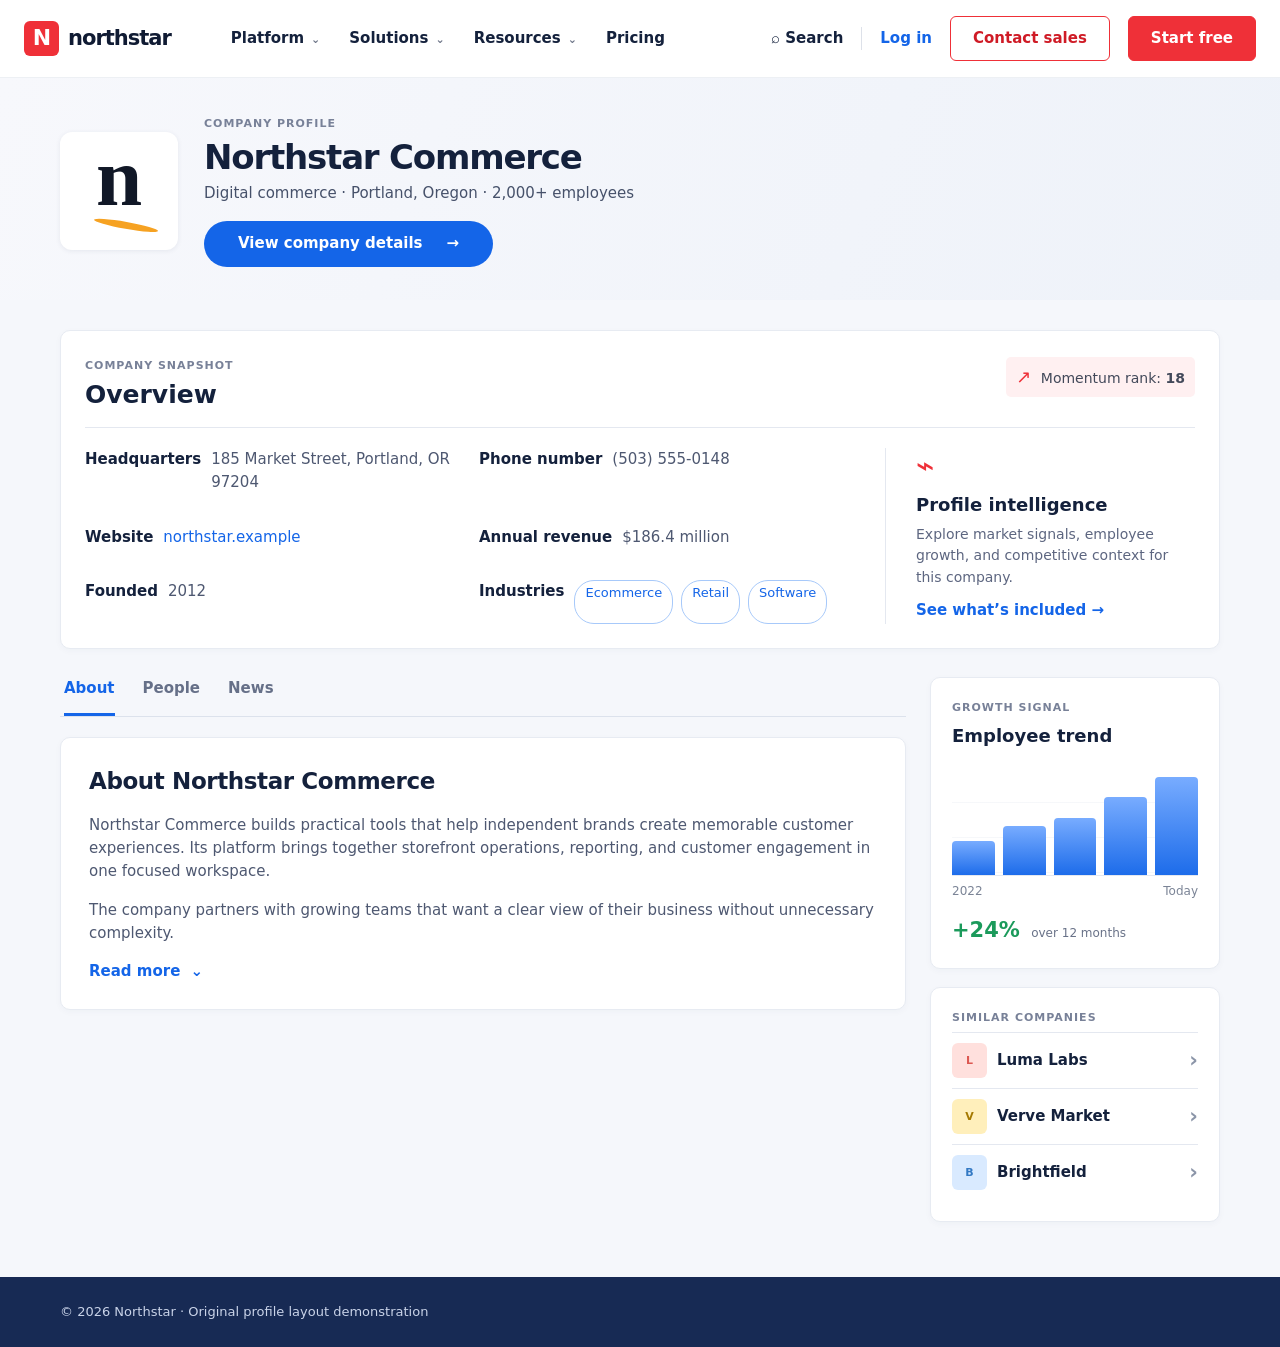
<file: index.html>
<!doctype html>
<html lang="en">
<head>
  <meta charset="utf-8">
  <meta name="viewport" content="width=device-width, initial-scale=1">
  <title>Northstar Company Profile</title>
  <link rel="stylesheet" href="profile.css">
</head>
<body>
  <header class="site-header">
    <a class="brand" href="#top" aria-label="Northstar home"><span class="brand-mark">N</span><span>northstar</span></a>
    <button class="menu-toggle" aria-expanded="false" aria-controls="main-nav">Menu <span></span></button>
    <nav id="main-nav" class="nav-links" aria-label="Primary navigation">
      <a href="#overview">Platform</a><a href="#overview">Solutions</a><a href="#people">Resources</a><a href="#news">Pricing</a>
    </nav>
    <div class="header-actions"><a href="#overview" class="search-link">⌕ Search</a><a href="#overview" class="login-link">Log in</a><a class="outline-button" href="#overview">Contact sales</a><a class="solid-button" href="#overview">Start free</a></div>
  </header>

  <main id="top">
    <section class="hero"><div class="shell company-intro">
      <div class="company-logo" aria-label="Placeholder company logo"><span>n</span><i></i></div>
      <div><p class="eyebrow">COMPANY PROFILE</p><h1>Northstar Commerce</h1><p class="company-meta">Digital commerce · Portland, Oregon · 2,000+ employees</p><a class="profile-cta" href="#overview">View company details <span>→</span></a></div>
    </div></section>

    <div class="shell page-layout">
      <section id="overview" class="profile-card" aria-labelledby="overview-title">
        <div class="card-heading"><div><p class="eyebrow">COMPANY SNAPSHOT</p><h2 id="overview-title">Overview</h2></div><div class="rank-badge"><span>↗</span> Momentum rank: <strong>18</strong></div></div>
        <div class="overview-grid">
          <dl class="fact-list">
            <div><dt>Headquarters</dt><dd>185 Market Street, Portland, OR 97204</dd></div>
            <div><dt>Phone number</dt><dd>(503) 555-0148</dd></div>
            <div><dt>Website</dt><dd><a href="#overview">northstar.example</a></dd></div>
            <div><dt>Annual revenue</dt><dd>$186.4 million</dd></div>
            <div><dt>Founded</dt><dd>2012</dd></div>
            <div><dt>Industries</dt><dd class="chips"><a href="#overview">Ecommerce</a><a href="#overview">Retail</a><a href="#overview">Software</a></dd></div>
          </dl>
          <aside class="signal-panel"><div class="signal-icon">⌁</div><h3>Profile intelligence</h3><p>Explore market signals, employee growth, and competitive context for this company.</p><button class="text-button" data-modal-open>See what’s included <span>→</span></button></aside>
        </div>
      </section>

      <div class="content-grid"><section class="content-main">
        <nav class="tabs" aria-label="Company profile sections" role="tablist"><button role="tab" aria-selected="true" data-tab="about">About</button><button role="tab" aria-selected="false" data-tab="people">People</button><button role="tab" aria-selected="false" data-tab="news">News</button></nav>
        <article class="detail-card tab-panel active" id="about" role="tabpanel"><h2>About Northstar Commerce</h2><p>Northstar Commerce builds practical tools that help independent brands create memorable customer experiences. Its platform brings together storefront operations, reporting, and customer engagement in one focused workspace.</p><p>The company partners with growing teams that want a clear view of their business without unnecessary complexity.</p><button class="expand-button" aria-expanded="false" data-expand="about-more">Read more <span>⌄</span></button><div id="about-more" class="expand-content"><p>With distributed teams across North America, Northstar supports thousands of merchants in bringing thoughtful products to market.</p></div></article>
        <article class="detail-card tab-panel" id="people" role="tabpanel"><h2>Employee directory</h2><p>Browse representative departments and leadership roles across the organization.</p><div class="people-grid"><div><span class="avatar">AR</span><strong>Avery Reed</strong><small>Chief Executive Officer</small></div><div><span class="avatar violet">KM</span><strong>Kai Morgan</strong><small>VP, Customer Experience</small></div><div><span class="avatar teal">SL</span><strong>Sam Lee</strong><small>Director, Operations</small></div></div></article>
        <article class="detail-card tab-panel" id="news" role="tabpanel"><h2>Recent company news</h2><div class="news-item"><span>JUL 14</span><div><h3>Northstar introduces a streamlined reporting suite</h3><p>A new product update gives teams a simpler path from daily metrics to decisions.</p></div></div><div class="news-item"><span>JUN 02</span><div><h3>Company opens a new customer collaboration hub</h3><p>The new space brings support, research, and community programs together.</p></div></div></article>
      </section>
      <aside class="right-rail"><section class="rail-card"><p class="eyebrow">GROWTH SIGNAL</p><h3>Employee trend</h3><div class="chart" aria-label="Employee growth chart"><i></i><i></i><i></i><i></i><i></i></div><div class="chart-labels"><span>2022</span><span>Today</span></div><strong class="trend">+24% <small>over 12 months</small></strong></section><section class="rail-card"><p class="eyebrow">SIMILAR COMPANIES</p><a href="#overview"><span class="mini-logo coral">L</span> Luma Labs <b>›</b></a><a href="#overview"><span class="mini-logo yellow">V</span> Verve Market <b>›</b></a><a href="#overview"><span class="mini-logo blue">B</span> Brightfield <b>›</b></a></section></aside></div>
    </div>
  </main>
  <footer><div class="shell">© 2026 Northstar · Original profile layout demonstration</div></footer>
  <div class="modal" role="dialog" aria-modal="true" aria-labelledby="modal-title" hidden><div class="modal-backdrop" data-modal-close></div><div class="modal-box"><button class="modal-close" aria-label="Close" data-modal-close>×</button><p class="eyebrow">PROFILE INTELLIGENCE</p><h2 id="modal-title">Make every account conversation count</h2><p>Get a clear look at company structure, growth signals, and key contacts with a complete company profile.</p><a href="#overview" class="solid-button" data-modal-close>Explore the platform</a></div></div>
  <script src="profile.js"></script>
</body></html>
</file>
<file: profile.css>
:root{--ink:#14213c;--muted:#5d6680;--line:#e4e8f0;--paper:#fff;--cloud:#f5f7fb;--blue:#1465e8;--red:#ef3038;--navy:#192c59}*{box-sizing:border-box}html{scroll-behavior:smooth}body{margin:0;background:var(--cloud);color:var(--ink);font-family:Inter,ui-sans-serif,system-ui,-apple-system,BlinkMacSystemFont,"Segoe UI",sans-serif;font-size:15px;line-height:1.55}.shell{width:min(1160px,calc(100% - 48px));margin:auto}.site-header{height:78px;padding:0 max(24px,calc((100% - 1370px)/2));background:#fff;display:flex;align-items:center;gap:32px;border-bottom:1px solid #edf0f4;position:relative;z-index:5}.brand{display:flex;align-items:center;gap:9px;color:#101b33;text-decoration:none;font-weight:750;font-size:21px;letter-spacing:-1px}.brand-mark{display:grid;place-items:center;width:35px;height:35px;border-radius:6px;background:var(--red);color:#fff;font-weight:900;font-size:22px}.nav-links{display:flex;align-items:center;gap:29px;margin-left:28px}.nav-links a,.header-actions a{color:var(--ink);text-decoration:none;font-weight:550}.nav-links a:after{content:"⌄";font-size:11px;margin-left:7px;color:#6c7487}.nav-links a:nth-child(4):after{content:""}.header-actions{display:flex;align-items:center;gap:18px;margin-left:auto;white-space:nowrap}.search-link{padding-right:18px;border-right:1px solid #dde1e9}.login-link{color:var(--blue)!important}.outline-button,.solid-button{display:inline-flex;align-items:center;justify-content:center;border-radius:6px;padding:10px 22px;font-weight:700!important}.outline-button{border:1px solid var(--red);color:#cf1b26!important}.solid-button{background:var(--red);color:#fff!important;border:1px solid var(--red)}.menu-toggle{display:none}.hero{padding:37px 0 33px;background:linear-gradient(110deg,#f7f8fc,#eef2f9)}.company-intro{display:flex;gap:26px;align-items:center}.company-logo{width:118px;height:118px;background:#fff;border-radius:12px;box-shadow:0 1px 5px #24355615;display:grid;place-items:center;overflow:hidden}.company-logo span{color:#111827;font-family:Georgia,serif;font-size:83px;font-weight:bold;line-height:1;transform:translateY(-3px)}.company-logo i{width:65px;height:7px;border-radius:50%;background:#f6a222;transform:rotate(10deg) translate(4px,-15px)}h1,h2,h3,p{margin-top:0}h1{font-size:34px;line-height:1.15;letter-spacing:-1.2px;margin-bottom:5px;font-weight:650}.company-meta{margin:0 0 16px;color:#46516a}.eyebrow{font-size:11px;letter-spacing:1px;font-weight:800;color:#788198;margin-bottom:6px}.profile-cta{background:var(--blue);color:#fff;text-decoration:none;padding:11px 34px;border-radius:24px;display:inline-flex;gap:24px;align-items:center;font-weight:700}.page-layout{padding:30px 0 55px}.profile-card,.detail-card,.rail-card{background:var(--paper);border:1px solid #e7ebf2;border-radius:10px;box-shadow:0 2px 7px #20345b08}.profile-card{padding:26px 24px 24px}.card-heading{display:flex;justify-content:space-between;align-items:start;border-bottom:1px solid var(--line);padding-bottom:17px}.card-heading h2{font-size:25px;line-height:1.2;margin:0}.rank-badge{border-radius:5px;padding:6px 10px;background:#fff0f1;color:#43495a;font-size:14px}.rank-badge span{color:var(--red);font-size:18px;margin-right:5px}.overview-grid{display:grid;grid-template-columns:minmax(0,1fr) 310px;gap:40px;padding-top:20px}.fact-list{margin:0;display:grid;grid-template-columns:1fr 1fr;gap:14px 28px}.fact-list div{display:flex;gap:10px;min-width:0}.fact-list dt{font-weight:750;white-space:nowrap}.fact-list dd{margin:0;color:#4e5871;overflow-wrap:anywhere}.fact-list a{color:var(--blue);text-decoration:none}.chips{display:flex;gap:8px;flex-wrap:wrap}.chips a{border:1px solid #a7c9fa;border-radius:20px;padding:2px 10px;font-size:13px}.signal-panel{border-left:1px solid var(--line);padding:2px 0 2px 30px}.signal-icon{color:var(--red);font-size:31px;line-height:1;margin-bottom:10px}.signal-panel h3{font-size:18px;margin-bottom:5px}.signal-panel p{font-size:14px;color:var(--muted);margin-bottom:10px}.text-button,.expand-button{border:0;background:none;padding:0;color:var(--blue);font:inherit;font-weight:750;cursor:pointer}.content-grid{display:grid;grid-template-columns:minmax(0,1fr) 290px;gap:24px;margin-top:28px}.tabs{display:flex;gap:28px;border-bottom:1px solid #dce2ec;padding:0 4px}.tabs button{border:0;background:none;padding:0 0 13px;color:#667088;font:inherit;font-weight:700;cursor:pointer;border-bottom:3px solid transparent}.tabs button[aria-selected="true"]{color:var(--blue);border-color:var(--blue)}.detail-card{margin-top:20px;padding:26px 28px}.detail-card h2{font-size:23px;letter-spacing:-.4px;margin-bottom:14px}.detail-card p{color:#4e5871}.expand-content{display:none;padding-top:2px}.expand-content.open{display:block}.expand-button span{display:inline-block;margin-left:5px}.people-grid{display:grid;grid-template-columns:repeat(3,1fr);gap:12px}.people-grid>div{border:1px solid var(--line);border-radius:8px;padding:15px;display:grid;gap:4px}.avatar,.mini-logo{width:35px;height:35px;display:grid;place-items:center;border-radius:50%;background:#ffdfd1;color:#d55d30;font-size:11px;font-weight:800;margin-bottom:4px}.avatar.violet{background:#e3dcff;color:#6551ca}.avatar.teal{background:#cff3ee;color:#188378}.people-grid small{color:var(--muted)}.tab-panel{display:none}.tab-panel.active{display:block}.news-item{display:flex;gap:17px;border-top:1px solid var(--line);padding:16px 0}.news-item span{font-size:11px;color:var(--red);font-weight:800;white-space:nowrap}.news-item h3{font-size:16px;margin-bottom:3px}.news-item p{font-size:14px;margin:0}.right-rail{display:grid;align-content:start;gap:18px}.rail-card{padding:21px}.rail-card h3{font-size:18px;margin-bottom:18px}.chart{height:108px;display:flex;gap:8px;align-items:end;border-bottom:1px solid var(--line);background:repeating-linear-gradient(to bottom,transparent 0,transparent 34px,#edf0f5 35px)}.chart i{width:100%;background:linear-gradient(#78acff,#1d6cea);border-radius:4px 4px 0 0}.chart i:nth-child(1){height:32%}.chart i:nth-child(2){height:46%}.chart i:nth-child(3){height:53%}.chart i:nth-child(4){height:73%}.chart i:nth-child(5){height:91%}.chart-labels{display:flex;justify-content:space-between;color:#7b8496;font-size:12px;margin:6px 0 14px}.trend{font-size:21px;color:#1b9a5b}.trend small{font-weight:500;font-size:12px;color:#697288;margin-left:4px}.rail-card a{color:var(--ink);text-decoration:none;display:flex;align-items:center;gap:10px;padding:10px 0;border-top:1px solid var(--line);font-weight:650}.mini-logo{margin:0;border-radius:6px}.coral{background:#ffe0dd;color:#dc5851}.yellow{background:#ffefbb;color:#a57900}.blue{background:#d9eaff;color:#3379c4}.rail-card b{margin-left:auto;font-size:21px;color:#8b95a8}footer{background:#172a54;color:#c9d3e8;padding:25px 0;font-size:13px}.modal[hidden]{display:none}.modal{position:fixed;inset:0;z-index:10;display:grid;place-items:center;padding:24px}.modal-backdrop{position:absolute;inset:0;background:#101a31aa}.modal-box{position:relative;width:min(460px,100%);background:#fff;border-radius:12px;padding:34px;box-shadow:0 15px 60px #0004}.modal-box h2{font-size:27px;line-height:1.2}.modal-close{position:absolute;right:14px;top:8px;border:0;background:none;font-size:30px;color:#697288;cursor:pointer}@media(max-width:1040px){.nav-links{margin-left:0;gap:17px}.header-actions{gap:10px}.search-link,.login-link{display:none}.site-header{gap:16px}.outline-button,.solid-button{padding:9px 14px}}@media(max-width:768px){.site-header{height:auto;min-height:68px;padding:14px 24px;flex-wrap:wrap}.menu-toggle{display:block;border:1px solid var(--line);background:#fff;border-radius:5px;padding:8px 10px;color:var(--ink);font:inherit;font-weight:700;margin-left:auto}.header-actions{display:none}.nav-links{display:none;order:4;width:100%;padding:12px 0 3px;flex-direction:column;align-items:start;gap:12px}.nav-links.open{display:flex}.hero{padding:28px 0}.company-logo{width:88px;height:88px}.company-logo span{font-size:62px}.company-intro{gap:18px;align-items:start}h1{font-size:29px}.overview-grid,.content-grid{grid-template-columns:1fr}.signal-panel{border-left:0;border-top:1px solid var(--line);padding:20px 0 0}.right-rail{grid-template-columns:1fr 1fr}.fact-list{grid-template-columns:1fr}.page-layout{padding-top:22px}}@media(max-width:480px){.shell{width:min(100% - 32px,1160px)}.brand{font-size:19px}.company-logo{width:70px;height:70px;border-radius:9px}.company-logo span{font-size:50px}.company-logo i{width:42px;height:5px;transform:rotate(10deg) translate(4px,-10px)}.company-intro{gap:14px}.eyebrow{font-size:10px}.company-meta{font-size:13px}.profile-cta{padding:10px 17px;font-size:13px;gap:14px}.profile-card{padding:21px 17px}.card-heading{gap:12px}.card-heading h2{font-size:22px}.rank-badge{font-size:12px;white-space:nowrap;padding:5px 7px}.fact-list div{display:block}.fact-list dt{margin-bottom:2px}.detail-card{padding:22px 18px}.tabs{gap:22px}.right-rail{grid-template-columns:1fr}.people-grid{grid-template-columns:1fr}.news-item{gap:10px}.modal-box{padding:29px 24px}.chart{height:88px}}
</file>
